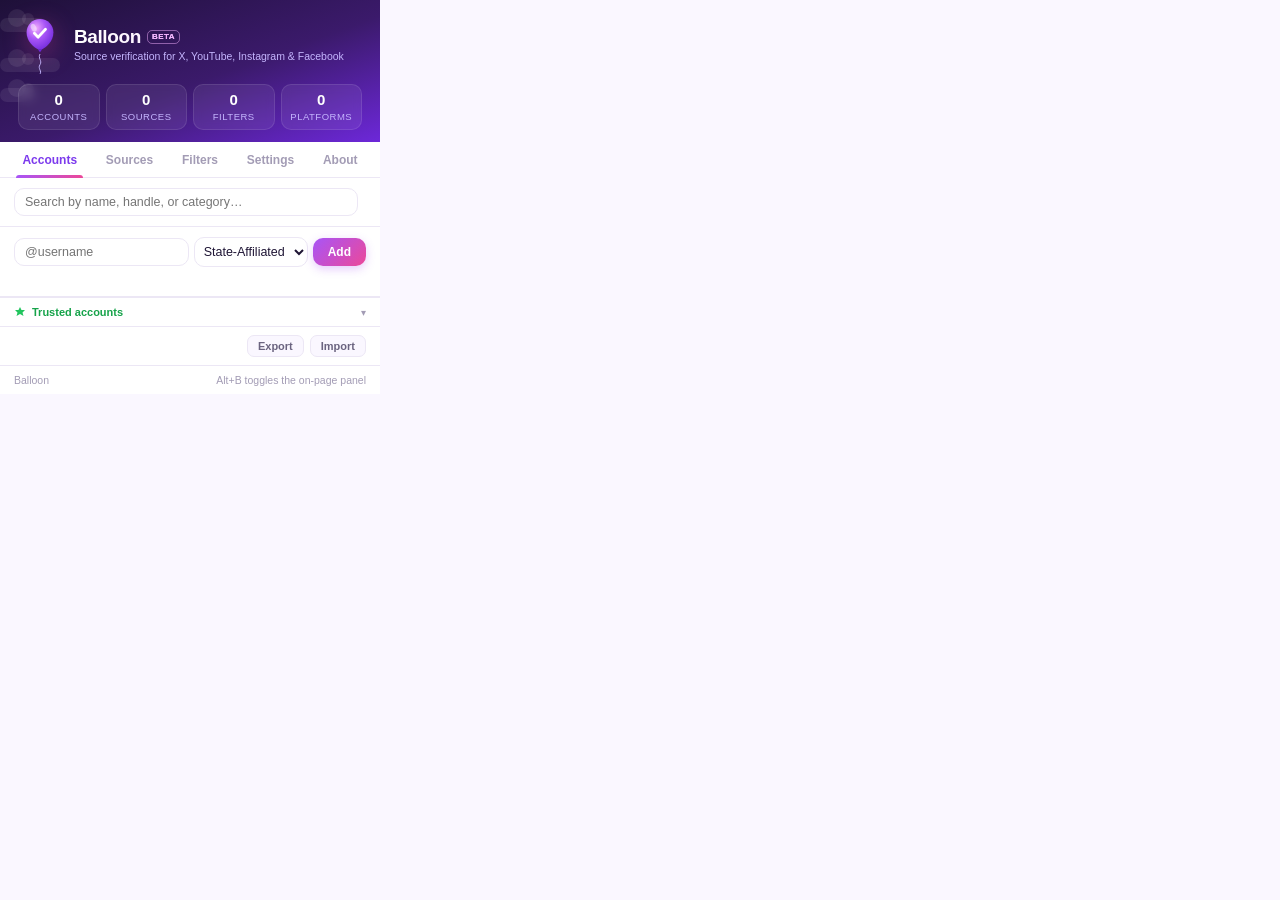
<file: extension/popup.html>
<!DOCTYPE html>
<html lang="en">
<head>
  <meta charset="UTF-8" />
  <title>Balloon</title>
  <link rel="stylesheet" href="popup.css" />
</head>
<body>

  <!-- Header: animated sky with a floating balloon -->
  <header class="header">
    <div class="sky" aria-hidden="true">
      <span class="cloud c1"></span><span class="cloud c2"></span><span class="cloud c3"></span>
      <span class="mini-balloon b1"></span><span class="mini-balloon b2"></span><span class="mini-balloon b3"></span>
    </div>
    <div class="header-main">
      <div class="logo-float" id="logoFloat" title="Pop!">
        <svg class="logo" viewBox="0 0 36 36" fill="none" xmlns="http://www.w3.org/2000/svg">
          <defs><radialGradient id="hg" cx="0.35" cy="0.3" r="0.8"><stop offset="0" stop-color="#f0abfc"/><stop offset="0.45" stop-color="#a855f7"/><stop offset="1" stop-color="#6d28d9"/></radialGradient></defs>
          <path d="M18 2.5C11.6 2.5 7 7.4 7 13.5c0 7 5.9 12.5 9.6 13.9h2.8C23.1 26 29 20.5 29 13.5 29 7.4 24.4 2.5 18 2.5Z" fill="url(#hg)"/>
          <path d="M16.2 27.3h3.6L18 29.6Z" fill="#6d28d9"/>
          <ellipse cx="12.8" cy="9.6" rx="2.2" ry="3.4" transform="rotate(-24 12.8 9.6)" fill="#fff" opacity="0.45"/>
          <path d="M13.4 14.2l3.1 3.1 6-6.4" stroke="#fff" stroke-width="2.3" stroke-linecap="round" stroke-linejoin="round"/>
        </svg>
        <svg class="string" viewBox="0 0 10 30" fill="none"><path d="M5 0c-4 6 4 10 0 16s4 10 0 14" stroke="#c4b5fd" stroke-width="1.4" stroke-linecap="round"/></svg>
      </div>
      <div class="header-info">
        <h1>Balloon <span class="beta">BETA</span></h1>
        <p>Source verification for X, YouTube, Instagram &amp; Facebook</p>
      </div>
      <div class="header-count" id="headerCount"></div>
    </div>
    <div class="stats">
      <div class="stat"><b id="statAccounts">0</b><span>accounts</span></div>
      <div class="stat"><b id="statSources">0</b><span>sources</span></div>
      <div class="stat"><b id="statKeywords">0</b><span>filters</span></div>
      <div class="stat"><b id="statPlatforms">0</b><span>platforms</span></div>
    </div>
  </header>

  <!-- Tabs -->
  <nav class="tabs" id="tabs">
    <button class="tab-btn active" data-tab="accounts">Accounts</button>
    <button class="tab-btn" data-tab="sources">Sources</button>
    <button class="tab-btn" data-tab="filters">Filters</button>
    <button class="tab-btn" data-tab="settings">Settings</button>
    <button class="tab-btn" data-tab="about">About</button>
    <span class="tab-ink" id="tabInk"></span>
  </nav>

  <main class="panes">

    <!-- ── ACCOUNTS ─────────────────────────────────────────── -->
    <section class="pane active" id="tab-accounts">
      <div class="search-row">
        <input id="searchInput" type="text" placeholder="Search by name, handle, or category…" autocomplete="off" />
        <span class="acc-count" id="accCount"></span>
      </div>

      <div class="add-section">
        <div class="pending-pill" id="pendingPill">
          <span id="pendingText"></span>
          <button id="pendingClear" aria-label="Clear">✕</button>
        </div>
        <div class="add-row">
          <input id="handleInput" type="text" placeholder="@username" autocomplete="off" spellcheck="false" />
          <select id="catSelect">
            <option value="state-propaganda">State-Affiliated</option>
            <option value="state-funded">State-Funded</option>
            <option value="misinformation">Bad Source</option>
          </select>
          <button class="btn-primary" id="addBtn">Add</button>
        </div>
        <div class="add-err" id="addErr"></div>
      </div>

      <div class="list" id="accList"></div>

      <div class="trusted-section">
        <button class="trusted-header" id="trustedToggle">
          <span class="trusted-header-text">
            <svg width="12" height="12" viewBox="0 0 12 12" fill="none"><path d="M6 1L7.5 4H11L8.5 6.5L9.5 10L6 8L2.5 10L3.5 6.5L1 4H4.5L6 1Z" fill="#22c55e"/></svg>
            Trusted accounts
          </span>
          <span class="trusted-header-arrow">▾</span>
        </button>
        <div class="trusted-list" id="trustedList"></div>
      </div>

      <div class="io-bar">
        <button class="btn-ghost" id="exportBtn">Export</button>
        <label class="btn-ghost" style="cursor:pointer">
          Import <input type="file" id="importFile" accept=".json" style="display:none" />
        </label>
      </div>
    </section>

    <!-- ── SOURCES ──────────────────────────────────────────── -->
    <section class="pane" id="tab-sources">
      <div class="checker">
        <div class="sg-title">Check a link</div>
        <div class="add-row">
          <input id="checkInput" type="text" placeholder="Paste a URL or domain, e.g. rt.com/news/…" autocomplete="off" spellcheck="false" />
          <button class="btn-primary" id="checkBtn">Check</button>
        </div>
        <div class="verdict" id="verdict"></div>
      </div>

      <div class="search-row">
        <input id="srcSearch" type="text" placeholder="Search websites…" autocomplete="off" />
        <span class="acc-count" id="srcCount"></span>
      </div>

      <div class="add-section">
        <div class="add-row">
          <input id="domainInput" type="text" placeholder="example.com" autocomplete="off" spellcheck="false" />
          <select id="domainCat">
            <option value="misinformation">Bad Source</option>
            <option value="state-propaganda">State-Affiliated</option>
            <option value="state-funded">State-Funded</option>
          </select>
          <button class="btn-primary" id="addDomainBtn">Add</button>
        </div>
        <div class="add-err" id="domainErr"></div>
      </div>

      <div class="list" id="srcList"></div>
    </section>

    <!-- ── FILTERS ──────────────────────────────────────────── -->
    <section class="pane" id="tab-filters">
      <div class="settings-group">
        <div class="sg-title">Block posts containing…</div>
        <div class="add-row">
          <input id="kwInput" type="text" placeholder="Add a word or phrase" autocomplete="off" />
          <button class="btn-primary" id="kwAdd">Add</button>
        </div>
        <div class="add-err" id="kwErr"></div>
        <div class="chips" id="kwChips"></div>
        <p class="hint">Matching posts on every platform are hidden behind a Balloon overlay you can pop open.</p>
      </div>

      <div class="settings-group" style="border-bottom:none">
        <div class="sg-title">Source rules</div>
        <div class="toggle-row">
          <div>
            <div class="toggle-label">Highlight bad-source links</div>
            <div class="toggle-desc">Underline links to flagged websites and add a source strip to the post</div>
          </div>
          <label class="switch"><input type="checkbox" id="s-sources" /><span class="switch-track"></span></label>
        </div>
        <div class="toggle-row">
          <div>
            <div class="toggle-label">Block posts linking to blocked sources</div>
            <div class="toggle-desc">Hide posts that link to websites marked “Blocked”</div>
          </div>
          <label class="switch"><input type="checkbox" id="s-blocklinks" /><span class="switch-track"></span></label>
        </div>
        <div class="toggle-row">
          <div>
            <div class="toggle-label">Keyword filter</div>
            <div class="toggle-desc">Hide posts that match your words above</div>
          </div>
          <label class="switch"><input type="checkbox" id="s-keywords" /><span class="switch-track"></span></label>
        </div>
      </div>
    </section>

    <!-- ── SETTINGS ─────────────────────────────────────────── -->
    <section class="pane" id="tab-settings">
      <div class="settings-group">
        <div class="sg-title">Platforms</div>
        <div class="platforms">
          <label class="platform" data-p="twitter">
            <input type="checkbox" id="p-twitter" />
            <span class="p-icon">𝕏</span><span class="p-name">X / Twitter</span>
          </label>
          <label class="platform" data-p="youtube">
            <input type="checkbox" id="p-youtube" />
            <span class="p-icon">▶</span><span class="p-name">YouTube</span>
          </label>
          <label class="platform" data-p="instagram">
            <input type="checkbox" id="p-instagram" />
            <span class="p-icon">◎</span><span class="p-name">Instagram</span>
          </label>
          <label class="platform" data-p="facebook">
            <input type="checkbox" id="p-facebook" />
            <span class="p-icon">f</span><span class="p-name">Facebook</span>
          </label>
        </div>
      </div>

      <div class="settings-group">
        <div class="sg-title">Display</div>
        <div class="toggle-row">
          <div>
            <div class="toggle-label">Balloon widget</div>
            <div class="toggle-desc">Sidebar widget on X and YouTube, floating balloon on Instagram and Facebook</div>
          </div>
          <label class="switch"><input type="checkbox" id="s-sidebar" /><span class="switch-track"></span></label>
        </div>
        <div class="toggle-row">
          <div>
            <div class="toggle-label">Profile banner</div>
            <div class="toggle-desc">Warning banner on a flagged account's profile or channel</div>
          </div>
          <label class="switch"><input type="checkbox" id="s-banner" /><span class="switch-track"></span></label>
        </div>
        <div class="toggle-row">
          <div>
            <div class="toggle-label">Post badges</div>
            <div class="toggle-desc">Warning pill next to flagged usernames</div>
          </div>
          <label class="switch"><input type="checkbox" id="s-badge" /><span class="switch-track"></span></label>
        </div>
        <div class="toggle-row">
          <div>
            <div class="toggle-label">Avatar dot</div>
            <div class="toggle-desc">Colour dot on profile pictures of flagged accounts (X)</div>
          </div>
          <label class="switch"><input type="checkbox" id="s-avatar" /><span class="switch-track"></span></label>
        </div>
      </div>

      <div class="settings-group">
        <div class="sg-title">Content</div>
        <div class="toggle-row">
          <div>
            <div class="toggle-label">Block flagged accounts</div>
            <div class="toggle-desc">Blur posts from accounts marked “Blocked” — reveal with one click</div>
          </div>
          <label class="switch"><input type="checkbox" id="s-block" /><span class="switch-track"></span></label>
        </div>
        <div class="toggle-row">
          <div>
            <div class="toggle-label">Highlight flagged posts</div>
            <div class="toggle-desc">Subtle background colour on posts from flagged accounts (X)</div>
          </div>
          <label class="switch"><input type="checkbox" id="s-highlight" /><span class="switch-track"></span></label>
        </div>
      </div>

      <div class="settings-group" style="border-bottom:none">
        <div class="sg-title">Data</div>
        <div class="toggle-row">
          <div class="toggle-desc" style="max-width:220px">
            Reset custom accounts, sources, filters, trusted handles and settings to defaults
          </div>
          <button class="btn-ghost danger" id="resetBtn">Reset all</button>
        </div>
      </div>
    </section>

    <!-- ── ABOUT ────────────────────────────────────────────── -->
    <section class="pane" id="tab-about">
      <div class="about-section">
        <h3>Warning categories</h3>
        <div class="cat-row">
          <span class="cat-chip sp">★ State-Affiliated</span>
          <span class="cat-desc">Government-controlled with no editorial independence. Worst cases have content blocked.</span>
        </div>
        <div class="cat-row">
          <span class="cat-chip sf">◉ State-Funded</span>
          <span class="cat-desc">Funded by a government; may retain partial independence but serves state interests.</span>
        </div>
        <div class="cat-row">
          <span class="cat-chip mi">▲ Bad Source</span>
          <span class="cat-desc">Consistently low accuracy, partisan fringe, or documented misinformation track record.</span>
        </div>
      </div>
      <div class="about-section" style="border-bottom:none">
        <h3>Methodology &amp; sources</h3>
        <p class="about-text">
          Accounts and websites are flagged based on foreign-agent registrations (FARA, EU),
          broadcast licence actions (Ofcom, FCC), sanctions (OFAC, EU), academic research
          (Oxford Internet Institute, Stanford Internet Observatory) and fact-checking
          databases. Hover any badge or source chip for its citations.
        </p>
      </div>
    </section>
  </main>

  <footer class="footer">
    <span id="version">Balloon</span>
    <span>Alt+B toggles the on-page panel</span>
  </footer>

  <div class="confetti" id="confetti" aria-hidden="true"></div>

  <script src="accounts.js"></script>
  <script src="sources.js"></script>
  <script src="popup.js"></script>
</body>
</html>
</file>
<file: extension/popup.css>
*, *::before, *::after { box-sizing: border-box; margin: 0; padding: 0; }

:root {
  --brand:       #a855f7;
  --brand-deep:  #7c3aed;
  --brand-pink:  #ec4899;
  --brand-light: #f3e8ff;
  --bg:          #faf7ff;
  --surface:     #ffffff;
  --border:      #ece7f5;
  --border2:     #f5f2fa;
  --text:        #1f1535;
  --text2:       #6b6480;
  --text3:       #a39cb5;
  --radius:      10px;
  --spring:      cubic-bezier(.34,1.56,.64,1);
}

body {
  font-family: -apple-system, BlinkMacSystemFont, "Segoe UI", Roboto, sans-serif;
  width: 380px;
  min-height: 560px;
  background: var(--bg);
  color: var(--text);
  font-size: 13px;
  overflow-x: hidden;
}

/* ── Keyframes ─────────────────────────────────────────────── */

@keyframes float     { 0%,100% { transform: translateY(0) rotate(-4deg); } 50% { transform: translateY(-5px) rotate(4deg); } }
@keyframes sway      { 0%,100% { transform: rotate(8deg); } 50% { transform: rotate(-8deg); } }
@keyframes inflate   { 0% { transform: scale(0.2); opacity: 0; } 60% { transform: scale(1.15); opacity: 1; } 80% { transform: scale(0.94); } 100% { transform: scale(1); } }
@keyframes drift     { from { transform: translateX(-80px); } to { transform: translateX(460px); } }
@keyframes rise      { 0% { transform: translateY(40px) scale(0.7); opacity: 0; } 15% { opacity: 0.8; } 100% { transform: translateY(-140px) scale(1); opacity: 0; } }
@keyframes row-in    { from { opacity: 0; transform: translateX(-10px); } to { opacity: 1; transform: none; } }
@keyframes pane-in   { from { opacity: 0; transform: translateY(8px); } to { opacity: 1; transform: none; } }
@keyframes chip-in   { 0% { transform: scale(0.3); opacity: 0; } 70% { transform: scale(1.1); opacity: 1; } 100% { transform: scale(1); } }
@keyframes pop       { 0% { transform: scale(1); } 30% { transform: scale(1.35); } 100% { transform: scale(0); opacity: 0; } }
@keyframes confetti  { 0% { transform: translate(0,0) rotate(0); opacity: 1; } 100% { transform: translate(var(--dx), var(--dy)) rotate(var(--rot)); opacity: 0; } }
@keyframes shake     { 0%,100% { transform: none; } 20%,60% { transform: translateX(-4px); } 40%,80% { transform: translateX(4px); } }
@keyframes verdict   { 0% { opacity: 0; transform: translateY(-6px) scale(0.97); } 100% { opacity: 1; transform: none; } }
@keyframes pulse-ring{ 0% { box-shadow: 0 0 0 0 rgba(168,85,247,0.45); } 100% { box-shadow: 0 0 0 12px rgba(168,85,247,0); } }

/* ── Header ────────────────────────────────────────────────── */

.header {
  position: relative; overflow: hidden;
  background: linear-gradient(160deg, #1e1038 0%, #3b1a6b 55%, #6d28d9 100%);
  padding: 16px 18px 12px;
  color: #fff;
}
.sky { position: absolute; inset: 0; pointer-events: none; }
.cloud {
  position: absolute; height: 14px; border-radius: 14px;
  background: rgba(255,255,255,0.08);
  animation: drift linear infinite;
}
.cloud::before, .cloud::after {
  content: ""; position: absolute; border-radius: 50%; background: inherit;
}
.cloud::before { width: 18px; height: 18px; left: 8px; top: -9px; }
.cloud::after  { width: 12px; height: 12px; left: 22px; top: -5px; }
.c1 { width: 46px; top: 18px; animation-duration: 26s; animation-delay: -4s; }
.c2 { width: 60px; top: 58px; animation-duration: 34s; animation-delay: -18s; }
.c3 { width: 36px; top: 88px; animation-duration: 22s; animation-delay: -11s; }

.mini-balloon {
  position: absolute; bottom: -10px; width: 10px; height: 13px;
  border-radius: 50% 50% 50% 50% / 45% 45% 55% 55%;
  opacity: 0; animation: rise 7s ease-in infinite;
}
.mini-balloon::after {
  content: ""; position: absolute; left: 50%; top: 100%;
  width: 1px; height: 10px; background: rgba(255,255,255,0.35);
}
.b1 { left: 62%; background: #f472b6; animation-delay: 0s; }
.b2 { left: 78%; background: #c084fc; animation-delay: 2.4s; }
.b3 { left: 90%; background: #fbbf24; animation-delay: 4.8s; }

.header-main { position: relative; display: flex; align-items: center; gap: 12px; }
.logo-float {
  position: relative; width: 44px; height: 56px; flex-shrink: 0; cursor: pointer;
  animation: inflate 0.8s var(--spring) both;
}
.logo-float .logo {
  width: 44px; height: 44px; display: block;
  filter: drop-shadow(0 6px 12px rgba(236,72,153,0.35));
  animation: float 3.2s ease-in-out infinite;
  transform-origin: 50% 90%;
}
.logo-float .string {
  position: absolute; left: 17px; top: 38px; width: 10px; height: 20px;
  transform-origin: 50% 0; animation: sway 2.6s ease-in-out infinite;
}
.logo-float.popped .logo { animation: pop 0.35s ease-in forwards; }

.header-info h1 {
  font-size: 19px; font-weight: 800; letter-spacing: -0.4px;
  display: flex; align-items: center; gap: 6px;
  background: linear-gradient(90deg, #fff, #f5d0fe);
  -webkit-background-clip: text; background-clip: text; color: transparent;
}
.beta {
  font-size: 8px; font-weight: 800; letter-spacing: 0.5px;
  color: #f0abfc; border: 1.5px solid rgba(240,171,252,0.5);
  border-radius: 5px; padding: 1px 4px; line-height: 1.3;
  -webkit-text-fill-color: #f0abfc;
}
.header-info p { font-size: 10.5px; color: #c4b5fd; margin-top: 2px; }
.header-count {
  margin-left: auto; flex-shrink: 0;
  background: linear-gradient(135deg, var(--brand-pink), var(--brand));
  color: #fff; font-size: 11px; font-weight: 700;
  padding: 4px 10px; border-radius: 20px;
  display: none; animation: pulse-ring 1.8s ease-out infinite;
}
.header-count.visible { display: block; }

.stats {
  position: relative; display: grid; grid-template-columns: repeat(4, 1fr); gap: 6px;
  margin-top: 12px;
}
.stat {
  background: rgba(255,255,255,0.07); border: 1px solid rgba(255,255,255,0.1);
  border-radius: 10px; padding: 6px 4px; text-align: center;
  backdrop-filter: blur(4px);
  animation: pane-in 0.5s ease both;
}
.stat:nth-child(2) { animation-delay: 0.06s; }
.stat:nth-child(3) { animation-delay: 0.12s; }
.stat:nth-child(4) { animation-delay: 0.18s; }
.stat b { display: block; font-size: 15px; font-weight: 800; font-variant-numeric: tabular-nums; }
.stat span { font-size: 9.5px; color: #c4b5fd; text-transform: uppercase; letter-spacing: 0.5px; }

/* ── Tabs ──────────────────────────────────────────────────── */

.tabs {
  position: relative; display: flex;
  background: var(--surface);
  border-bottom: 1px solid var(--border);
  padding: 0 8px;
}
.tab-btn {
  flex: 1 1 auto; padding: 11px 6px 10px;
  font-size: 12px; font-weight: 700;
  color: var(--text3); background: none; border: none;
  cursor: pointer; font-family: inherit;
  transition: color 0.2s;
}
.tab-btn.active { color: var(--brand-deep); }
.tab-btn:hover:not(.active) { color: var(--text2); }
.tab-ink {
  position: absolute; bottom: -1px; height: 3px; border-radius: 3px 3px 0 0;
  background: linear-gradient(90deg, var(--brand), var(--brand-pink));
  transition: left 0.35s var(--spring), width 0.35s var(--spring);
}

/* ── Panes ─────────────────────────────────────────────────── */

.pane { display: none; }
.pane.active { display: block; animation: pane-in 0.3s ease both; }

/* ── Shared controls ───────────────────────────────────────── */

input, select {
  font-family: inherit; font-size: 12.5px;
  border: 1.5px solid var(--border);
  border-radius: var(--radius);
  background: var(--surface); color: var(--text);
  outline: none;
  transition: border-color 0.15s, box-shadow 0.15s;
}
input:focus, select:focus { border-color: var(--brand); box-shadow: 0 0 0 3px rgba(168,85,247,0.15); }
input.shake { animation: shake 0.35s ease; border-color: #f87171; }

.btn-primary {
  background: linear-gradient(135deg, var(--brand), var(--brand-pink));
  color: #fff; border: none; border-radius: var(--radius);
  padding: 7px 15px; font-size: 12px; font-weight: 700;
  cursor: pointer; font-family: inherit; white-space: nowrap;
  box-shadow: 0 3px 10px rgba(168,85,247,0.3);
  transition: transform 0.15s var(--spring), box-shadow 0.15s;
}
.btn-primary:hover  { transform: translateY(-1px) scale(1.04); box-shadow: 0 5px 14px rgba(168,85,247,0.4); }
.btn-primary:active { transform: scale(0.95); }

.btn-ghost {
  background: var(--bg); color: var(--text2);
  border: 1.5px solid var(--border); border-radius: 7px;
  padding: 4px 10px; font-size: 11px; font-weight: 600;
  cursor: pointer; font-family: inherit; white-space: nowrap;
  transition: background 0.12s, color 0.12s, border-color 0.12s, transform 0.15s var(--spring);
}
.btn-ghost:hover  { background: var(--border2); transform: translateY(-1px); }
.btn-ghost:active { transform: scale(0.94); }
.btn-ghost.danger { color: #b91c1c; }
.btn-ghost.danger:hover { background: #fef2f2; border-color: #fca5a5; }
.btn-ghost.active-flag { color: var(--brand-deep); border-color: #e9d5ff; background: var(--brand-light); }

.search-row {
  display: flex; align-items: center; gap: 8px;
  padding: 10px 14px; background: var(--surface);
  border-bottom: 1px solid var(--border);
}
.search-row input { flex: 1; padding: 6px 10px; }
.acc-count { font-size: 10.5px; color: var(--text3); flex-shrink: 0; }

.add-section { padding: 10px 14px; background: var(--surface); border-bottom: 1px solid var(--border); }
.add-row { display: flex; gap: 5px; align-items: center; }
.add-row input { flex: 1; min-width: 0; padding: 6px 10px; }
.add-row select { padding: 6px 5px; }
.add-err { font-size: 11px; color: #b91c1c; min-height: 15px; margin-top: 4px; }
.pending-pill {
  display: none; align-items: center; gap: 6px;
  background: var(--brand-light); border-radius: 8px;
  padding: 5px 9px; margin-bottom: 7px; font-size: 11.5px;
  animation: chip-in 0.4s var(--spring);
}
.pending-pill span { color: var(--brand-deep); font-weight: 600; }
.pending-pill button { margin-left: auto; background: none; border: none; cursor: pointer; color: var(--text3); font-size: 12px; }

/* ── Lists ─────────────────────────────────────────────────── */

.list { max-height: 238px; overflow-y: auto; background: var(--surface); }
.item {
  display: flex; align-items: center; gap: 7px;
  padding: 8px 14px; border-bottom: 1px solid var(--border2);
  transition: background 0.12s;
  animation: row-in 0.3s ease both;
  animation-delay: calc(var(--i, 0) * 18ms);
}
.item:hover { background: var(--bg); }
.item.disabled .item-name { color: var(--text3); text-decoration: line-through; }
.item.removing { animation: pop 0.3s ease-in forwards; }
.dot { width: 8px; height: 8px; border-radius: 50%; flex-shrink: 0; }
.item-name { flex: 1; min-width: 0; font-size: 12.5px; font-weight: 600; overflow: hidden; text-overflow: ellipsis; white-space: nowrap; }
.cat-pill {
  font-size: 10px; font-weight: 700; padding: 2px 7px;
  border-radius: 10px; white-space: nowrap; flex-shrink: 0;
  border: 1.5px solid currentColor;
}
.blocked-dot { width: 6px; height: 6px; border-radius: 50%; background: #ef4444; flex-shrink: 0; }
.actions { display: flex; gap: 3px; flex-shrink: 0; }
.no-results { padding: 20px 14px; text-align: center; font-size: 12px; color: var(--text3); }

/* Trusted */
.trusted-section { background: var(--surface); border-top: 1px solid var(--border); }
.trusted-header {
  display: flex; align-items: center; justify-content: space-between;
  padding: 8px 14px; cursor: pointer; border: none; background: none;
  width: 100%; text-align: left; font-family: inherit;
}
.trusted-header-text { font-size: 11px; font-weight: 700; color: #16a34a; display: flex; align-items: center; gap: 6px; }
.trusted-header-arrow { font-size: 10px; color: var(--text3); transition: transform 0.25s var(--spring); }
.trusted-header.open .trusted-header-arrow { transform: rotate(180deg); }
.trusted-list { display: none; border-top: 1px solid var(--border2); }
.trusted-list.open { display: block; animation: pane-in 0.25s ease; }
.trusted-item { display: flex; align-items: center; gap: 7px; padding: 6px 14px; border-bottom: 1px solid var(--border2); font-size: 12px; }
.trusted-handle { flex: 1; font-weight: 600; }
.trusted-tag { font-size: 10px; color: #16a34a; background: #f0fdf4; border: 1px solid #86efac; padding: 1px 6px; border-radius: 8px; }

.io-bar { display: flex; gap: 6px; padding: 8px 14px; border-top: 1px solid var(--border); background: var(--surface); justify-content: flex-end; }

/* ── Link checker ──────────────────────────────────────────── */

.checker { padding: 12px 14px; background: var(--surface); border-bottom: 1px solid var(--border); }
.verdict:empty { display: none; }
.verdict {
  margin-top: 10px; padding: 10px 12px; border-radius: 12px;
  display: flex; gap: 10px; align-items: flex-start;
  animation: verdict 0.35s var(--spring);
  border: 1.5px solid var(--vb, #d1d5db); background: var(--vbg, #f9fafb);
}
.verdict .v-icon { font-size: 20px; line-height: 1; animation: chip-in 0.45s var(--spring); }
.verdict .v-title { font-weight: 800; color: var(--vc, #111827); }
.verdict .v-detail { font-size: 11.5px; color: var(--text2); margin-top: 2px; line-height: 1.45; }
.verdict .v-source { font-size: 10.5px; color: var(--text3); margin-top: 4px; }

/* ── Filters ───────────────────────────────────────────────── */

.chips { display: flex; flex-wrap: wrap; gap: 6px; margin-top: 10px; min-height: 8px; }
.chip {
  display: inline-flex; align-items: center; gap: 6px;
  padding: 4px 6px 4px 10px; border-radius: 999px;
  background: linear-gradient(135deg, #faf5ff, #fdf2f8);
  border: 1.5px solid #e9d5ff; color: var(--brand-deep);
  font-size: 12px; font-weight: 700;
  animation: chip-in 0.4s var(--spring) both;
}
.chip button {
  width: 18px; height: 18px; border-radius: 50%; border: none; cursor: pointer;
  background: #ede9fe; color: var(--brand-deep); font-size: 10px; line-height: 1;
  transition: background 0.15s, transform 0.15s var(--spring);
}
.chip button:hover { background: #f9a8d4; color: #fff; transform: rotate(90deg); }
.chip.removing { animation: pop 0.3s ease-in forwards; }
.hint { font-size: 11px; color: var(--text3); margin-top: 10px; line-height: 1.45; }

/* ── Settings ──────────────────────────────────────────────── */

.settings-group { padding: 12px 14px 8px; background: var(--surface); border-bottom: 1px solid var(--border); }
.sg-title { font-size: 10px; font-weight: 800; text-transform: uppercase; letter-spacing: .7px; color: var(--text3); margin-bottom: 10px; }
.toggle-row { display: flex; align-items: center; justify-content: space-between; gap: 10px; padding: 9px 0; border-bottom: 1px solid var(--border2); }
.toggle-row:last-child { border-bottom: none; }
.toggle-label { font-size: 12.5px; font-weight: 700; }
.toggle-desc  { font-size: 11px; color: var(--text3); margin-top: 2px; line-height: 1.4; }

.switch { position: relative; width: 40px; height: 23px; flex-shrink: 0; }
.switch input { opacity: 0; width: 0; height: 0; }
.switch-track {
  position: absolute; inset: 0; background: #ddd6e8; border-radius: 12px; cursor: pointer;
  transition: background 0.25s;
}
.switch-track::after {
  content: ""; position: absolute; top: 3px; left: 3px;
  width: 17px; height: 17px; background: #fff; border-radius: 50%;
  box-shadow: 0 1px 4px rgba(0,0,0,0.25);
  transition: transform 0.35s var(--spring), width 0.2s;
}
.switch:active .switch-track::after { width: 21px; }
.switch input:checked ~ .switch-track { background: linear-gradient(135deg, var(--brand), var(--brand-pink)); }
.switch input:checked ~ .switch-track::after { transform: translateX(17px); }
.switch input:checked:active ~ .switch-track::after { transform: translateX(13px); }

.platforms { display: grid; grid-template-columns: 1fr 1fr; gap: 8px; margin-bottom: 6px; }
.platform {
  position: relative; display: flex; align-items: center; gap: 8px;
  padding: 10px; border-radius: 12px; cursor: pointer;
  border: 1.5px solid var(--border); background: var(--bg);
  transition: border-color 0.2s, background 0.2s, transform 0.2s var(--spring), box-shadow 0.2s;
}
.platform:hover { transform: translateY(-2px); }
.platform input { position: absolute; opacity: 0; }
.p-icon {
  width: 28px; height: 28px; border-radius: 8px; flex-shrink: 0;
  display: flex; align-items: center; justify-content: center;
  font-weight: 800; font-size: 14px; color: #fff; background: #c4bdd3;
  transition: background 0.25s, transform 0.35s var(--spring);
}
.p-name { font-size: 12px; font-weight: 700; color: var(--text2); }
.platform.on { border-color: #d8b4fe; background: #fff; box-shadow: 0 4px 14px rgba(168,85,247,0.12); }
.platform.on .p-name { color: var(--text); }
.platform.on .p-icon { transform: rotate(-8deg) scale(1.05); }
.platform.on[data-p="twitter"]   .p-icon { background: #0f0f0f; }
.platform.on[data-p="youtube"]   .p-icon { background: #ff0033; }
.platform.on[data-p="instagram"] .p-icon { background: linear-gradient(45deg, #f59e0b, #ec4899, #8b5cf6); }
.platform.on[data-p="facebook"]  .p-icon { background: #1877f2; }

/* ── About ─────────────────────────────────────────────────── */

.about-section { padding: 12px 14px; background: var(--surface); border-bottom: 1px solid var(--border); }
.about-section h3 { font-size: 10px; font-weight: 800; text-transform: uppercase; letter-spacing: .7px; color: var(--text3); margin-bottom: 10px; }
.cat-row { display: flex; gap: 10px; align-items: flex-start; padding: 7px 0; border-bottom: 1px solid var(--border2); }
.cat-row:last-child { border-bottom: none; }
.cat-chip { font-size: 9.5px; font-weight: 700; padding: 2px 7px; border-radius: 10px; border: 1.5px solid currentColor; white-space: nowrap; flex-shrink: 0; margin-top: 1px; }
.cat-chip.sp { color: #b45309; background: #fffbeb; }
.cat-chip.sf { color: #92400e; background: #fef3c7; }
.cat-chip.mi { color: #991b1b; background: #fef2f2; }
.cat-desc { font-size: 11.5px; color: var(--text2); line-height: 1.45; }
.about-text { font-size: 11.5px; color: var(--text2); line-height: 1.6; }

/* ── Footer ────────────────────────────────────────────────── */

.footer {
  display: flex; align-items: center; justify-content: space-between;
  padding: 8px 14px; background: var(--surface);
  border-top: 1px solid var(--border);
  font-size: 10.5px; color: var(--text3);
}

/* ── Confetti burst ────────────────────────────────────────── */

.confetti { position: fixed; inset: 0; pointer-events: none; z-index: 50; }
.confetti i {
  position: absolute; width: 7px; height: 9px; border-radius: 50% 50% 50% 50% / 45% 45% 55% 55%;
  animation: confetti 0.9s cubic-bezier(.2,.8,.3,1) forwards;
}

@media (prefers-reduced-motion: reduce) {
  *, *::before, *::after { animation-duration: 0.01ms !important; animation-iteration-count: 1 !important; transition-duration: 0.01ms !important; }
}
</file>
